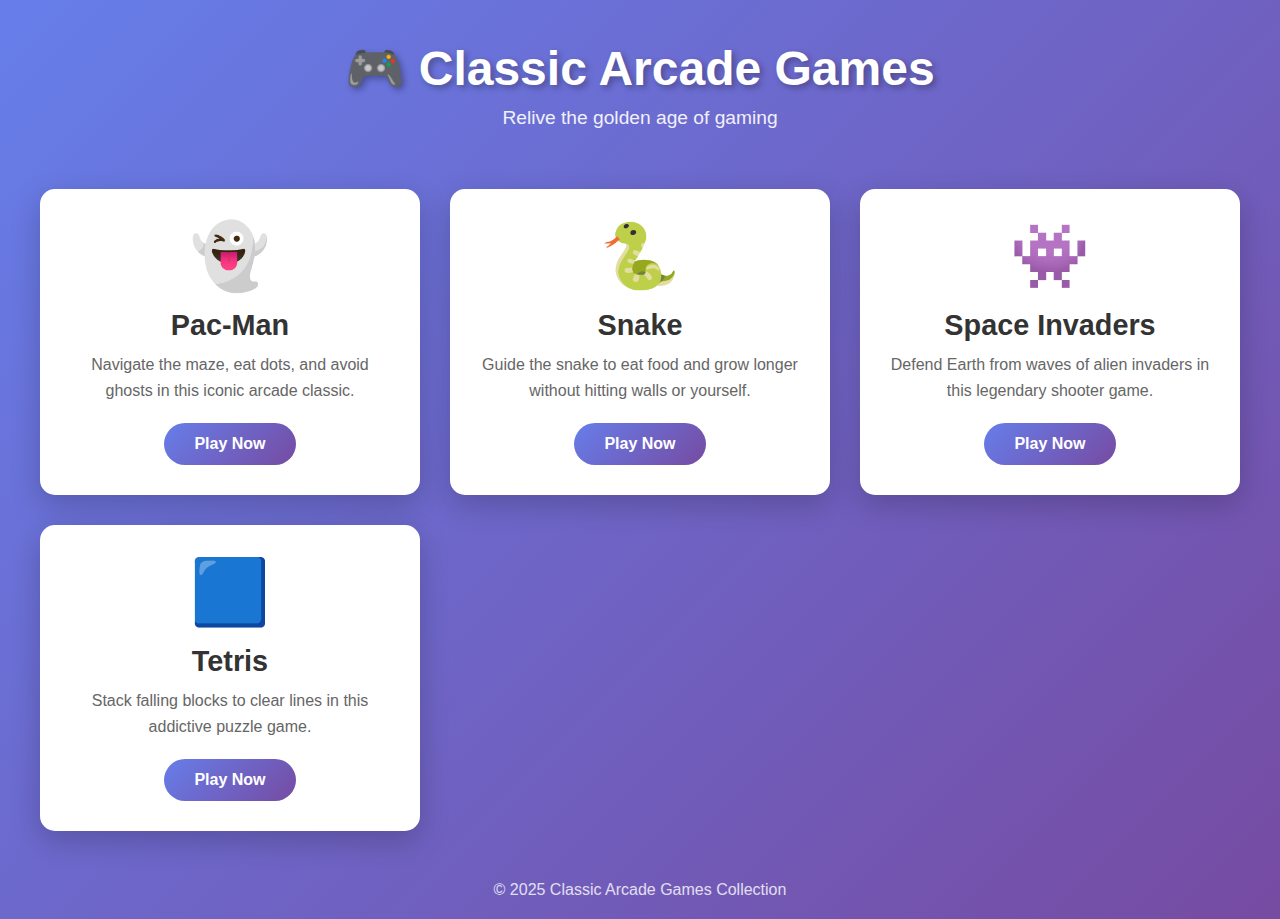
<file: index.html>
<!DOCTYPE html>
<html lang="en">
  <head>
    <meta charset="UTF-8" />
    <meta name="viewport" content="width=device-width, initial-scale=1.0" />
    <title>Classic Arcade Games Collection</title>
    <style>
      * {
        margin: 0;
        padding: 0;
        box-sizing: border-box;
      }

      body {
        font-family: "Arial", sans-serif;
        background: linear-gradient(135deg, #667eea 0%, #764ba2 100%);
        min-height: 100vh;
        display: flex;
        flex-direction: column;
        align-items: center;
        padding: 20px;
      }

      header {
        text-align: center;
        color: white;
        margin-bottom: 40px;
        padding: 20px;
      }

      h1 {
        font-size: 3em;
        text-shadow: 3px 3px 6px rgba(0, 0, 0, 0.3);
        margin-bottom: 10px;
      }

      .subtitle {
        font-size: 1.2em;
        opacity: 0.9;
      }

      .games-container {
        display: grid;
        grid-template-columns: repeat(auto-fit, minmax(300px, 1fr));
        gap: 30px;
        max-width: 1200px;
        width: 100%;
      }

      .game-card {
        background: white;
        border-radius: 15px;
        padding: 30px;
        text-align: center;
        box-shadow: 0 10px 30px rgba(0, 0, 0, 0.2);
        transition: transform 0.3s ease, box-shadow 0.3s ease;
        cursor: pointer;
      }

      .game-card:hover {
        transform: translateY(-10px);
        box-shadow: 0 15px 40px rgba(0, 0, 0, 0.3);
      }

      .game-icon {
        font-size: 4em;
        margin-bottom: 15px;
      }

      .game-title {
        font-size: 1.8em;
        color: #333;
        margin-bottom: 10px;
        font-weight: bold;
      }

      .game-description {
        color: #666;
        margin-bottom: 20px;
        line-height: 1.6;
      }

      .play-button {
        display: inline-block;
        background: linear-gradient(135deg, #667eea 0%, #764ba2 100%);
        color: white;
        padding: 12px 30px;
        border-radius: 25px;
        text-decoration: none;
        font-weight: bold;
        transition: opacity 0.3s ease;
      }

      .play-button:hover {
        opacity: 0.9;
      }

      footer {
        margin-top: 50px;
        color: white;
        text-align: center;
        opacity: 0.8;
      }

      @media (max-width: 768px) {
        h1 {
          font-size: 2em;
        }

        .games-container {
          grid-template-columns: 1fr;
        }
      }
    </style>
  </head>
  <body>
    <header>
      <h1>🎮 Classic Arcade Games</h1>
      <p class="subtitle">Relive the golden age of gaming</p>
    </header>

    <div class="games-container">
      <div class="game-card" onclick="window.location.href='pacman.html'">
        <div class="game-icon">👻</div>
        <h2 class="game-title">Pac-Man</h2>
        <p class="game-description">Navigate the maze, eat dots, and avoid ghosts in this iconic arcade classic.</p>
        <a href="pacman.html" class="play-button">Play Now</a>
      </div>

      <div class="game-card" onclick="window.location.href='snake.html'">
        <div class="game-icon">🐍</div>
        <h2 class="game-title">Snake</h2>
        <p class="game-description">Guide the snake to eat food and grow longer without hitting walls or yourself.</p>
        <a href="snake.html" class="play-button">Play Now</a>
      </div>

      <div class="game-card" onclick="window.location.href='space-invaders.html'">
        <div class="game-icon">👾</div>
        <h2 class="game-title">Space Invaders</h2>
        <p class="game-description">Defend Earth from waves of alien invaders in this legendary shooter game.</p>
        <a href="space-invaders.html" class="play-button">Play Now</a>
      </div>

      <div class="game-card" onclick="window.location.href='tetris.html'">
        <div class="game-icon">🟦</div>
        <h2 class="game-title">Tetris</h2>
        <p class="game-description">Stack falling blocks to clear lines in this addictive puzzle game.</p>
        <a href="tetris.html" class="play-button">Play Now</a>
      </div>
    </div>

    <footer>
      <p>&copy; 2025 Classic Arcade Games Collection</p>
    </footer>
  </body>
</html>
</file>
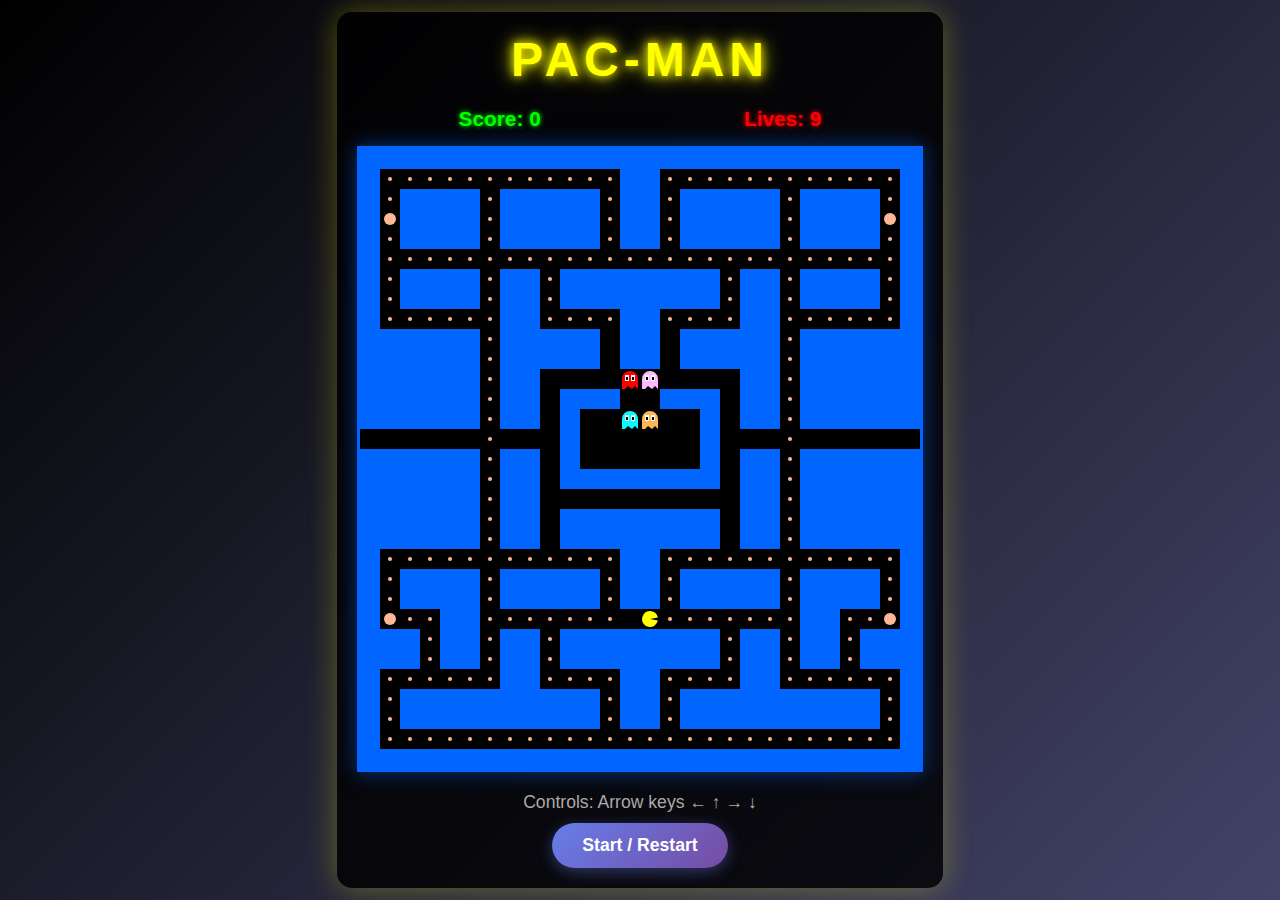
<file: pacman.html>
<!DOCTYPE html>
<html lang="en">
  <head>
    <meta charset="UTF-8" />
    <meta name="viewport" content="width=device-width, initial-scale=1.0" />
    <title>Pac-Man</title>
    <link rel="stylesheet" href="pacman.css" />
  </head>
  <body>
    <div class="game-container">
      <h1>PAC-MAN</h1>
      <div class="score-panel">
        <div class="score">Score: <span id="score">0</span></div>
        <div class="lives">Lives: <span id="lives">9</span></div>
      </div>
      <canvas id="gameCanvas" width="560" height="620"></canvas>
      <div class="controls">
        <p>Controls: Arrow keys ← ↑ → ↓</p>
        <button id="startBtn">Start / Restart</button>
      </div>
      <div id="gameOver" class="game-over hidden">
        <h2>GAME OVER</h2>
        <p>Final Score: <span id="finalScore">0</span></p>
        <button id="restartBtn">Play Again</button>
      </div>
    </div>
    <script src="pacman.js"></script>
  </body>
</html>
</file>
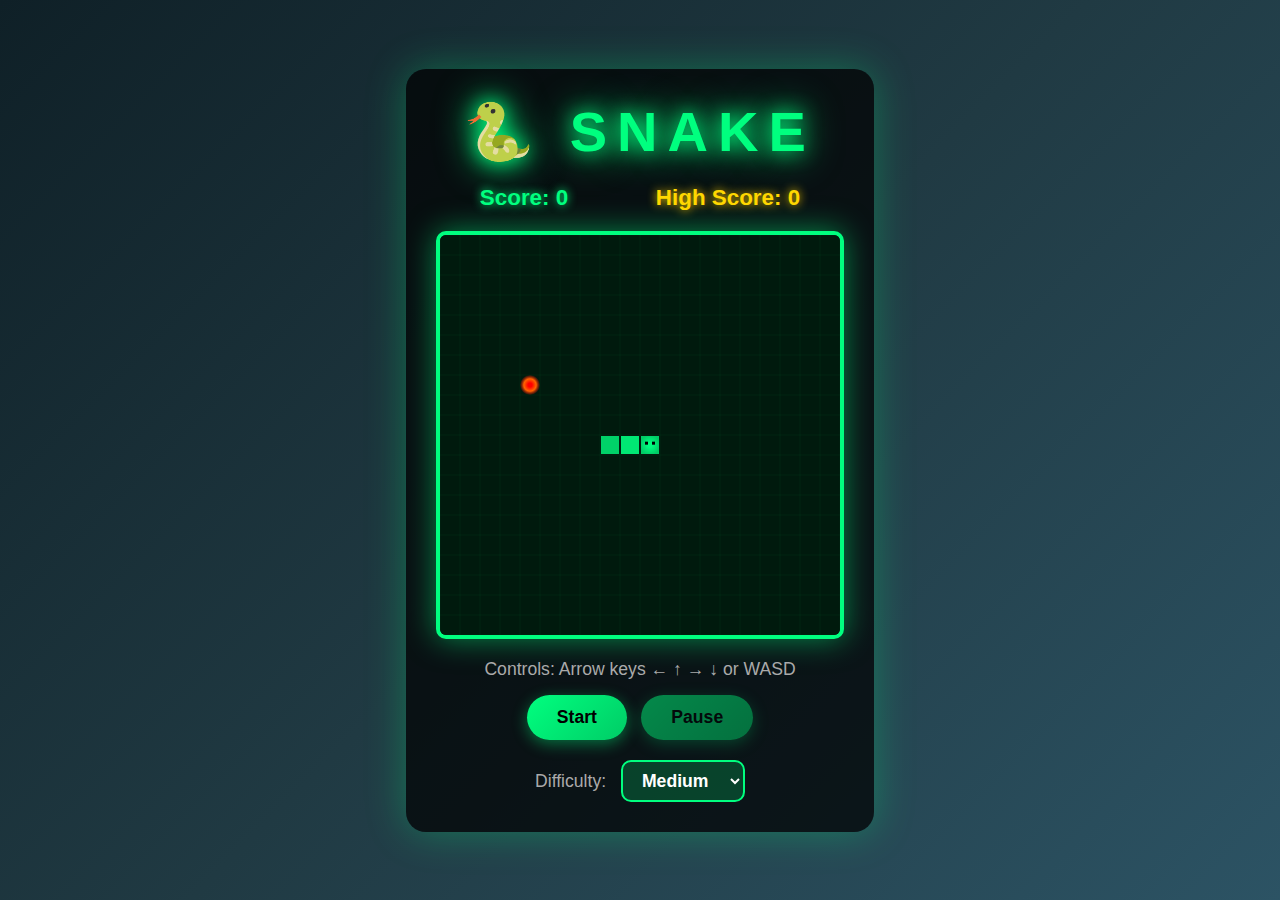
<file: snake.html>
<!DOCTYPE html>
<html lang="en">
  <head>
    <meta charset="UTF-8" />
    <meta name="viewport" content="width=device-width, initial-scale=1.0" />
    <title>Snake</title>
    <link rel="stylesheet" href="snake.css" />
  </head>
  <body>
    <div class="game-container">
      <h1>🐍 SNAKE</h1>
      <div class="score-panel">
        <div class="score">Score: <span id="score">0</span></div>
        <div class="high-score">High Score: <span id="highScore">0</span></div>
      </div>
      <canvas id="gameCanvas" width="400" height="400"></canvas>
      <div class="controls">
        <p>Controls: Arrow keys ← ↑ → ↓ or WASD</p>
        <button id="startBtn">Start</button>
        <button id="pauseBtn" disabled>Pause</button>
      </div>
      <div class="difficulty">
        <label>Difficulty:</label>
        <select id="difficulty">
          <option value="easy">Easy</option>
          <option value="medium" selected>Medium</option>
          <option value="hard">Hard</option>
          <option value="extreme">Extreme</option>
        </select>
      </div>
      <div id="gameOver" class="game-over hidden">
        <h2>GAME OVER</h2>
        <p>Final Score: <span id="finalScore">0</span></p>
        <button id="restartBtn">Play Again</button>
      </div>
    </div>
    <script src="snake.js"></script>
  </body>
</html>
</file>
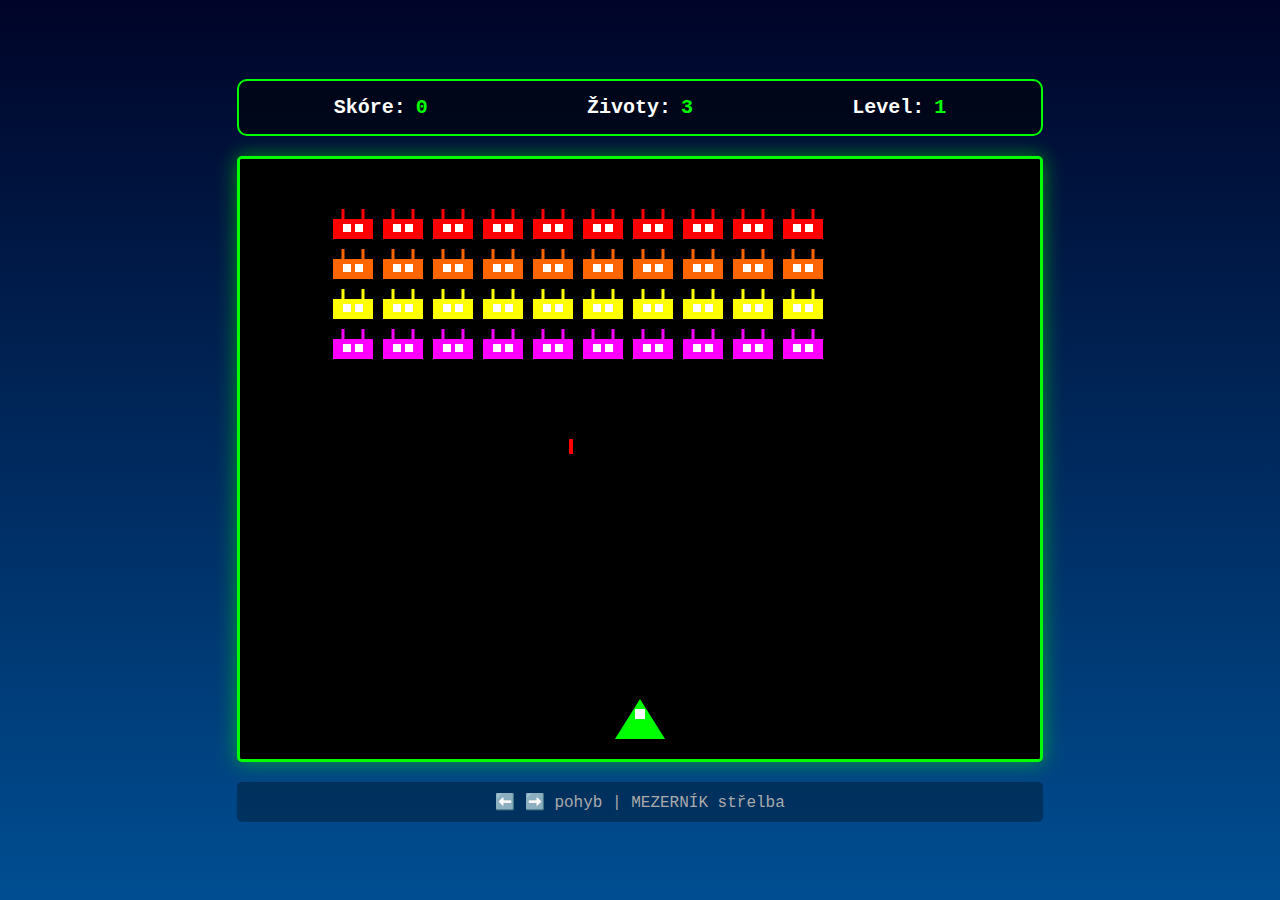
<file: space-invaders.html>
<!DOCTYPE html>
<html lang="cs">
  <head>
    <meta charset="UTF-8" />
    <meta name="viewport" content="width=device-width, initial-scale=1.0" />
    <title>Space Invaders</title>
    <link rel="stylesheet" href="space-invaders.css" />
  </head>
  <body>
    <div class="game-container">
      <div class="score-board">
        <div class="score">Skóre: <span id="score">0</span></div>
        <div class="lives">Životy: <span id="lives">3</span></div>
        <div class="level">Level: <span id="level">1</span></div>
      </div>
      <canvas id="gameCanvas"></canvas>
      <div id="gameOver" class="game-over hidden">
        <h2>GAME OVER</h2>
        <p>Vaše skóre: <span id="finalScore">0</span></p>
        <button id="restartBtn">Hrát znovu</button>
      </div>
      <div class="instructions">
        <p>⬅️ ➡️ pohyb | MEZERNÍK střelba</p>
      </div>
    </div>
    <script src="space-invaders.js"></script>
  </body>
</html>
</file>
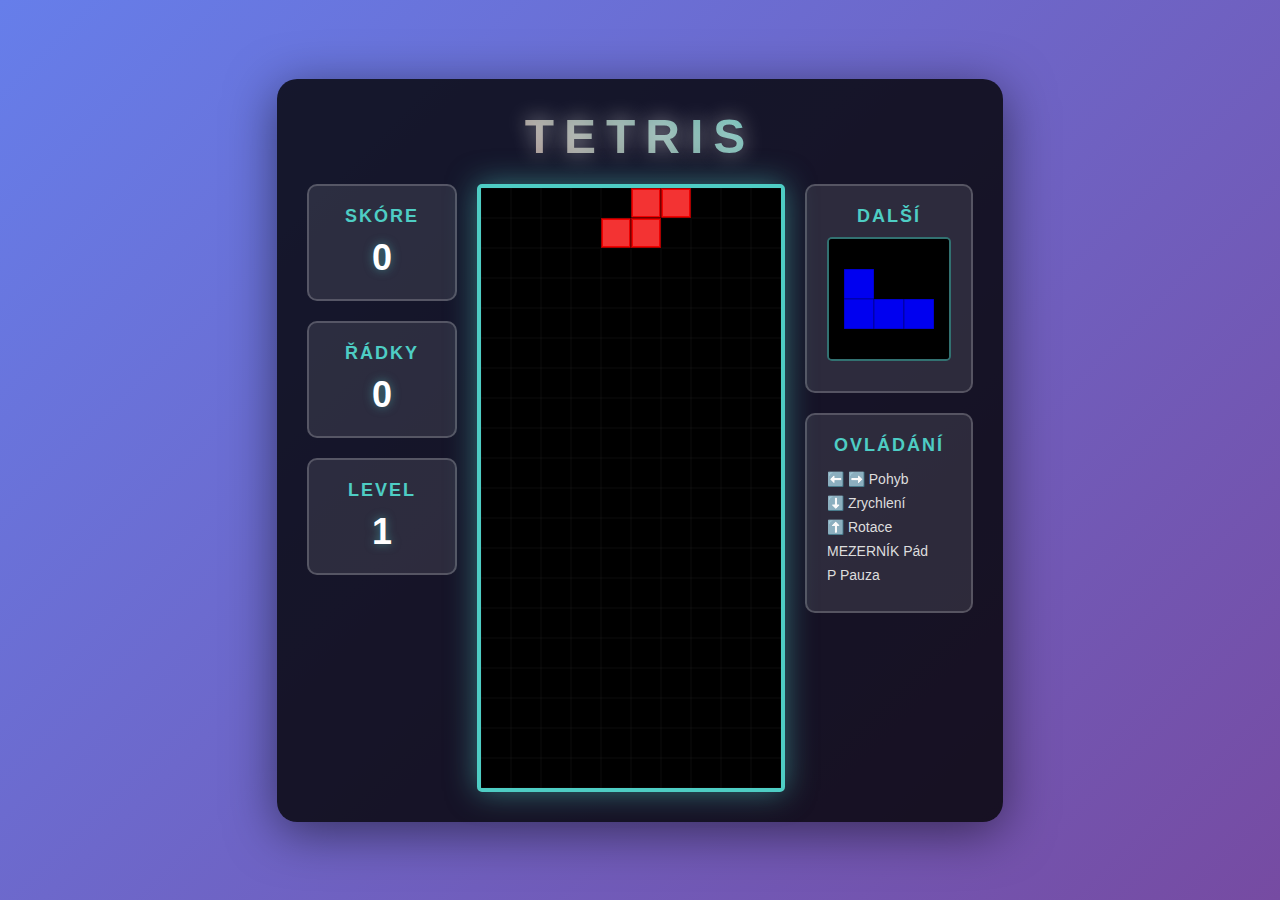
<file: tetris.html>
<!DOCTYPE html>
<html lang="cs">
  <head>
    <meta charset="UTF-8" />
    <meta name="viewport" content="width=device-width, initial-scale=1.0" />
    <title>Tetris</title>
    <link rel="stylesheet" href="tetris.css" />
  </head>
  <body>
    <div class="game-container">
      <div class="game-header">
        <h1>TETRIS</h1>
      </div>
      <div class="game-content">
        <div class="side-panel left-panel">
          <div class="info-box">
            <h3>Skóre</h3>
            <div id="score" class="value">0</div>
          </div>
          <div class="info-box">
            <h3>Řádky</h3>
            <div id="lines" class="value">0</div>
          </div>
          <div class="info-box">
            <h3>Level</h3>
            <div id="level" class="value">1</div>
          </div>
        </div>
        <div class="game-area">
          <canvas id="gameCanvas"></canvas>
          <div id="gameOver" class="game-over hidden">
            <h2>GAME OVER</h2>
            <p>Skóre: <span id="finalScore">0</span></p>
            <p>Řádky: <span id="finalLines">0</span></p>
            <button id="restartBtn">Hrát znovu</button>
          </div>
        </div>
        <div class="side-panel right-panel">
          <div class="info-box">
            <h3>Další</h3>
            <canvas id="nextCanvas"></canvas>
          </div>
          <div class="controls-info">
            <h3>Ovládání</h3>
            <p>⬅️ ➡️ Pohyb</p>
            <p>⬇️ Zrychlení</p>
            <p>⬆️ Rotace</p>
            <p>MEZERNÍK Pád</p>
            <p>P Pauza</p>
          </div>
        </div>
      </div>
    </div>
    <script src="tetris.js"></script>
  </body>
</html>
</file>
<file: pacman.css>
* {
  margin: 0;
  padding: 0;
  box-sizing: border-box;
}

body {
  font-family: "Arial", sans-serif;
  background: linear-gradient(135deg, #000000 0%, #434368 100%);
  display: flex;
  justify-content: center;
  align-items: center;
  min-height: 100vh;
  color: #fff;
}

.game-container {
  text-align: center;
  background: rgba(0, 0, 0, 0.8);
  padding: 20px;
  border-radius: 15px;
  box-shadow: 0 0 30px rgba(255, 255, 0, 0.3);
}

h1 {
  font-size: 3em;
  color: #ffff00;
  text-shadow: 0 0 10px #ffff00, 0 0 20px #ffff00;
  margin-bottom: 20px;
  letter-spacing: 5px;
}

.score-panel {
  display: flex;
  justify-content: space-around;
  margin-bottom: 15px;
  font-size: 1.3em;
  font-weight: bold;
}

.score {
  color: #00ff00;
  text-shadow: 0 0 5px #00ff00;
}

.lives {
  color: #ff0000;
  text-shadow: 0 0 5px #ff0000;
}

#gameCanvas {
  border: 3px solid #0066ff;
  background: #000;
  display: block;
  margin: 0 auto;
  box-shadow: 0 0 20px rgba(0, 102, 255, 0.5);
}

.controls {
  margin-top: 20px;
}

.controls p {
  margin-bottom: 10px;
  font-size: 1.1em;
  color: #aaa;
}

button {
  background: linear-gradient(135deg, #667eea 0%, #764ba2 100%);
  color: white;
  border: none;
  padding: 12px 30px;
  font-size: 1.1em;
  border-radius: 25px;
  cursor: pointer;
  transition: all 0.3s ease;
  box-shadow: 0 4px 15px rgba(102, 126, 234, 0.4);
  font-weight: bold;
}

button:hover {
  transform: translateY(-2px);
  box-shadow: 0 6px 20px rgba(102, 126, 234, 0.6);
}

button:active {
  transform: translateY(0);
}

.game-over {
  position: absolute;
  top: 50%;
  left: 50%;
  transform: translate(-50%, -50%);
  background: rgba(0, 0, 0, 0.95);
  padding: 40px;
  border-radius: 15px;
  border: 3px solid #ff0000;
  box-shadow: 0 0 30px rgba(255, 0, 0, 0.5);
}

.game-over h2 {
  color: #ff0000;
  font-size: 3em;
  margin-bottom: 20px;
  text-shadow: 0 0 10px #ff0000;
}

.game-over p {
  font-size: 1.5em;
  margin-bottom: 20px;
}

.hidden {
  display: none;
}
</file>
<file: snake.css>
* {
  margin: 0;
  padding: 0;
  box-sizing: border-box;
}

body {
  font-family: "Arial", sans-serif;
  background: linear-gradient(135deg, #0f2027 0%, #203a43 50%, #2c5364 100%);
  display: flex;
  justify-content: center;
  align-items: center;
  min-height: 100vh;
  color: #fff;
}

.game-container {
  text-align: center;
  background: rgba(0, 0, 0, 0.7);
  padding: 30px;
  border-radius: 20px;
  box-shadow: 0 0 40px rgba(0, 255, 127, 0.3);
}

h1 {
  font-size: 3.5em;
  color: #00ff7f;
  text-shadow: 0 0 20px #00ff7f, 0 0 40px #00ff7f;
  margin-bottom: 20px;
  letter-spacing: 10px;
}

.score-panel {
  display: flex;
  justify-content: space-around;
  margin-bottom: 20px;
  font-size: 1.4em;
  font-weight: bold;
}

.score {
  color: #00ff7f;
  text-shadow: 0 0 10px #00ff7f;
}

.high-score {
  color: #ffd700;
  text-shadow: 0 0 10px #ffd700;
}

#gameCanvas {
  border: 4px solid #00ff7f;
  background: #001a0d;
  display: block;
  margin: 0 auto;
  box-shadow: 0 0 30px rgba(0, 255, 127, 0.5), inset 0 0 20px rgba(0, 255, 127, 0.1);
  border-radius: 10px;
}

.controls {
  margin-top: 20px;
}

.controls p {
  margin-bottom: 15px;
  font-size: 1.1em;
  color: #aaa;
}

button {
  background: linear-gradient(135deg, #00ff7f 0%, #00cc66 100%);
  color: #000;
  border: none;
  padding: 12px 30px;
  font-size: 1.1em;
  border-radius: 25px;
  cursor: pointer;
  transition: all 0.3s ease;
  box-shadow: 0 4px 15px rgba(0, 255, 127, 0.4);
  font-weight: bold;
  margin: 0 5px;
}

button:hover:not(:disabled) {
  transform: translateY(-3px);
  box-shadow: 0 6px 20px rgba(0, 255, 127, 0.6);
}

button:active:not(:disabled) {
  transform: translateY(0);
}

button:disabled {
  opacity: 0.5;
  cursor: not-allowed;
}

.difficulty {
  margin-top: 20px;
  font-size: 1.1em;
}

.difficulty label {
  margin-right: 10px;
  color: #aaa;
}

.difficulty select {
  background: rgba(0, 255, 127, 0.2);
  color: #fff;
  border: 2px solid #00ff7f;
  padding: 8px 15px;
  font-size: 1em;
  border-radius: 10px;
  cursor: pointer;
  outline: none;
  font-weight: bold;
}

.difficulty select:hover {
  background: rgba(0, 255, 127, 0.3);
}

.game-over {
  position: fixed;
  top: 50%;
  left: 50%;
  transform: translate(-50%, -50%);
  background: rgba(0, 0, 0, 0.95);
  padding: 50px;
  border-radius: 20px;
  border: 4px solid #ff0000;
  box-shadow: 0 0 50px rgba(255, 0, 0, 0.5);
  z-index: 1000;
}

.game-over h2 {
  color: #ff0000;
  font-size: 3.5em;
  margin-bottom: 20px;
  text-shadow: 0 0 20px #ff0000;
}

.game-over p {
  font-size: 1.8em;
  margin-bottom: 30px;
  color: #00ff7f;
}

.hidden {
  display: none;
}
</file>
<file: space-invaders.css>
* {
  margin: 0;
  padding: 0;
  box-sizing: border-box;
}

body {
  font-family: "Courier New", monospace;
  background: linear-gradient(to bottom, #000428, #004e92);
  display: flex;
  justify-content: center;
  align-items: center;
  min-height: 100vh;
  color: white;
}

.game-container {
  text-align: center;
  padding: 20px;
}

.score-board {
  display: flex;
  justify-content: space-around;
  margin-bottom: 20px;
  font-size: 20px;
  font-weight: bold;
  background: rgba(0, 0, 0, 0.5);
  padding: 15px;
  border-radius: 10px;
  border: 2px solid #00ff00;
}

.score,
.lives,
.level {
  display: flex;
  gap: 10px;
}

#score,
#lives,
#level {
  color: #00ff00;
}

canvas {
  background: #000;
  border: 3px solid #00ff00;
  border-radius: 5px;
  display: block;
  margin: 0 auto;
  box-shadow: 0 0 20px rgba(0, 255, 0, 0.5);
}

.game-over {
  position: fixed;
  top: 50%;
  left: 50%;
  transform: translate(-50%, -50%);
  background: rgba(0, 0, 0, 0.95);
  padding: 40px;
  border-radius: 15px;
  border: 3px solid #ff0000;
  z-index: 100;
  box-shadow: 0 0 30px rgba(255, 0, 0, 0.5);
}

.game-over h2 {
  color: #ff0000;
  font-size: 48px;
  margin-bottom: 20px;
  text-shadow: 0 0 10px rgba(255, 0, 0, 0.8);
}

.game-over p {
  font-size: 24px;
  margin-bottom: 30px;
}

#restartBtn {
  background: #00ff00;
  color: #000;
  border: none;
  padding: 15px 40px;
  font-size: 20px;
  font-weight: bold;
  border-radius: 5px;
  cursor: pointer;
  font-family: "Courier New", monospace;
  transition: all 0.3s;
}

#restartBtn:hover {
  background: #00cc00;
  transform: scale(1.1);
  box-shadow: 0 0 20px rgba(0, 255, 0, 0.8);
}

.hidden {
  display: none;
}

.instructions {
  margin-top: 20px;
  font-size: 16px;
  color: #aaa;
  background: rgba(0, 0, 0, 0.3);
  padding: 10px;
  border-radius: 5px;
}

.instructions p {
  margin: 0;
}
</file>
<file: tetris.css>
* {
  margin: 0;
  padding: 0;
  box-sizing: border-box;
}

body {
  font-family: "Arial", sans-serif;
  background: linear-gradient(135deg, #667eea 0%, #764ba2 100%);
  display: flex;
  justify-content: center;
  align-items: center;
  min-height: 100vh;
  color: white;
}

.game-container {
  background: rgba(0, 0, 0, 0.8);
  padding: 30px;
  border-radius: 20px;
  box-shadow: 0 10px 50px rgba(0, 0, 0, 0.5);
}

.game-header {
  text-align: center;
  margin-bottom: 20px;
}

.game-header h1 {
  font-size: 48px;
  font-weight: bold;
  letter-spacing: 10px;
  text-shadow: 0 0 20px rgba(255, 255, 255, 0.5);
  background: linear-gradient(45deg, #ff6b6b, #4ecdc4, #45b7d1, #f7dc6f);
  background-size: 300% 300%;
  -webkit-background-clip: text;
  -webkit-text-fill-color: transparent;
  animation: gradient 3s ease infinite;
}

@keyframes gradient {
  0% {
    background-position: 0% 50%;
  }
  50% {
    background-position: 100% 50%;
  }
  100% {
    background-position: 0% 50%;
  }
}

.game-content {
  display: flex;
  gap: 20px;
  align-items: flex-start;
}

.side-panel {
  display: flex;
  flex-direction: column;
  gap: 20px;
}

.info-box {
  background: rgba(255, 255, 255, 0.1);
  padding: 20px;
  border-radius: 10px;
  border: 2px solid rgba(255, 255, 255, 0.2);
  text-align: center;
  min-width: 150px;
}

.info-box h3 {
  font-size: 18px;
  margin-bottom: 10px;
  color: #4ecdc4;
  text-transform: uppercase;
  letter-spacing: 2px;
}

.info-box .value {
  font-size: 36px;
  font-weight: bold;
  color: #fff;
  text-shadow: 0 0 10px rgba(78, 205, 196, 0.5);
}

.game-area {
  position: relative;
}

#gameCanvas {
  background: #000;
  border: 4px solid #4ecdc4;
  border-radius: 5px;
  box-shadow: 0 0 30px rgba(78, 205, 196, 0.5);
  display: block;
}

#nextCanvas {
  background: rgba(0, 0, 0, 0.5);
  border: 2px solid rgba(78, 205, 196, 0.5);
  border-radius: 5px;
  display: block;
  margin: 10px auto;
}

.controls-info {
  background: rgba(255, 255, 255, 0.1);
  padding: 20px;
  border-radius: 10px;
  border: 2px solid rgba(255, 255, 255, 0.2);
}

.controls-info h3 {
  font-size: 18px;
  margin-bottom: 15px;
  color: #4ecdc4;
  text-transform: uppercase;
  letter-spacing: 2px;
  text-align: center;
}

.controls-info p {
  margin: 8px 0;
  font-size: 14px;
  color: #ddd;
}

.game-over {
  position: absolute;
  top: 50%;
  left: 50%;
  transform: translate(-50%, -50%);
  background: rgba(0, 0, 0, 0.95);
  padding: 40px 60px;
  border-radius: 15px;
  border: 3px solid #ff6b6b;
  text-align: center;
  box-shadow: 0 0 40px rgba(255, 107, 107, 0.5);
}

.game-over h2 {
  color: #ff6b6b;
  font-size: 48px;
  margin-bottom: 20px;
  text-shadow: 0 0 15px rgba(255, 107, 107, 0.8);
  letter-spacing: 5px;
}

.game-over p {
  font-size: 24px;
  margin: 15px 0;
  color: #fff;
}

#restartBtn {
  background: linear-gradient(45deg, #4ecdc4, #45b7d1);
  color: #fff;
  border: none;
  padding: 15px 40px;
  font-size: 20px;
  font-weight: bold;
  border-radius: 50px;
  cursor: pointer;
  margin-top: 20px;
  transition: all 0.3s;
  box-shadow: 0 5px 15px rgba(78, 205, 196, 0.4);
}

#restartBtn:hover {
  transform: translateY(-2px);
  box-shadow: 0 7px 20px rgba(78, 205, 196, 0.6);
}

.hidden {
  display: none;
}

@media (max-width: 900px) {
  .game-content {
    flex-direction: column;
    align-items: center;
  }

  .side-panel {
    flex-direction: row;
    flex-wrap: wrap;
    justify-content: center;
  }
}
</file>
